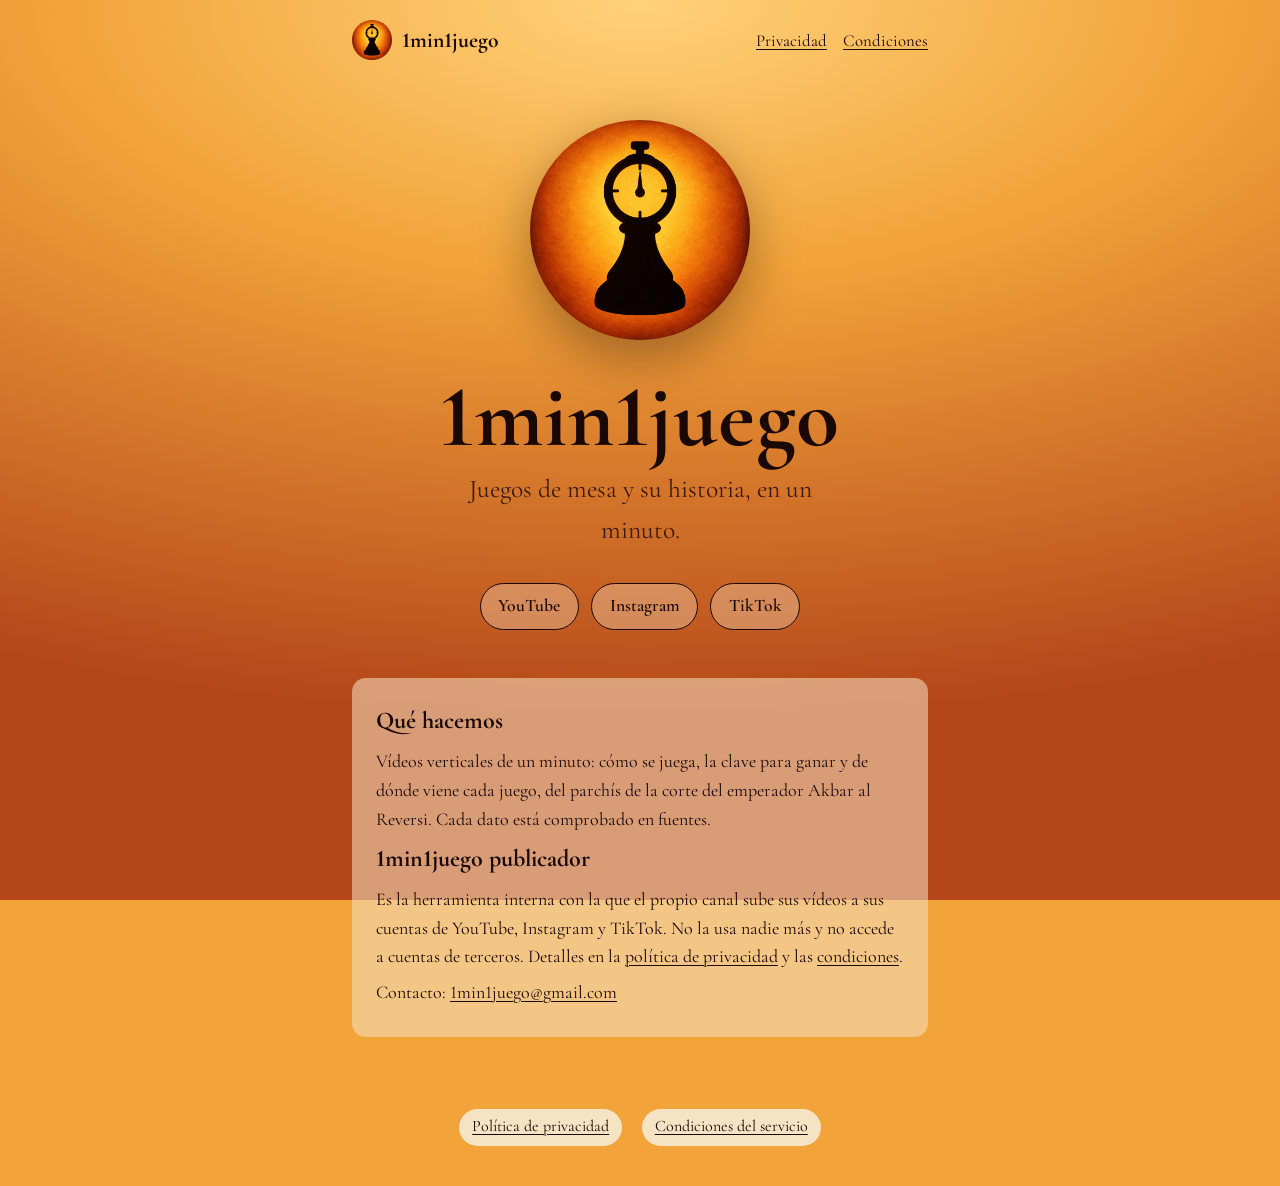
<file: index.html>
<!doctype html>
<html lang="es">
<head>
	<meta charset="utf-8">
	<meta name="viewport" content="width=device-width, initial-scale=1">
	<title>1min1juego — juegos de mesa en un minuto</title>
	<meta name="description" content="Juegos de mesa y su historia, en un minuto. Cómo se juega, la clave para ganar y de dónde viene cada juego.">
	<link rel="icon" href="assets/favicon.png">
	<link rel="preconnect" href="https://fonts.googleapis.com">
	<link rel="preconnect" href="https://fonts.gstatic.com" crossorigin>
	<link href="https://fonts.googleapis.com/css2?family=Cormorant+Garamond:ital,wght@0,400;0,600;0,700;1,400&display=swap" rel="stylesheet">
	<link rel="stylesheet" href="assets/style.css">
</head>
<body>
	<header class="site">
		<div class="wrap">
			<a class="brand" href="./"><img src="assets/avatar-256.jpg" alt="" width="40" height="40">1min1juego</a>
			<nav class="site" aria-label="Legal"><a href="privacidad.html">Privacidad</a><a href="condiciones.html">Condiciones</a></nav>
		</div>
	</header>

	<div class="wrap">
		<section class="hero">
			<img src="assets/avatar.jpg" alt="Silueta de un peón de juego de mesa con un cronómetro por cabeza" width="800" height="800">
			<h1>1min1juego</h1>
			<p class="lede">Juegos de mesa y su historia, en un minuto.</p>
			<ul class="channels" aria-label="Dónde vernos">
				<li><a href="https://www.youtube.com/@1min1juego">YouTube</a></li>
				<li><a href="https://www.instagram.com/1min1juego/">Instagram</a></li>
				<li><a href="https://www.tiktok.com/@1min1juego">TikTok</a></li>
			</ul>
		</section>

		<section class="about">
			<h2>Qué hacemos</h2>
			<p>Vídeos verticales de un minuto: cómo se juega, la clave para ganar y de dónde viene cada juego, del parchís de la corte del emperador Akbar al Reversi. Cada dato está comprobado en fuentes.</p>
			<h2>1min1juego publicador</h2>
			<p>Es la herramienta interna con la que el propio canal sube sus vídeos a sus cuentas de YouTube, Instagram y TikTok. No la usa nadie más y no accede a cuentas de terceros. Detalles en la <a href="privacidad.html">política de privacidad</a> y las <a href="condiciones.html">condiciones</a>.</p>
			<p>Contacto: <a href="mailto:1min1juego@gmail.com">1min1juego@gmail.com</a></p>
		</section>
	</div>

	<footer class="site">
		<a href="privacidad.html">Política de privacidad</a><a href="condiciones.html">Condiciones del servicio</a>
	</footer>
</body>
</html>
</file>
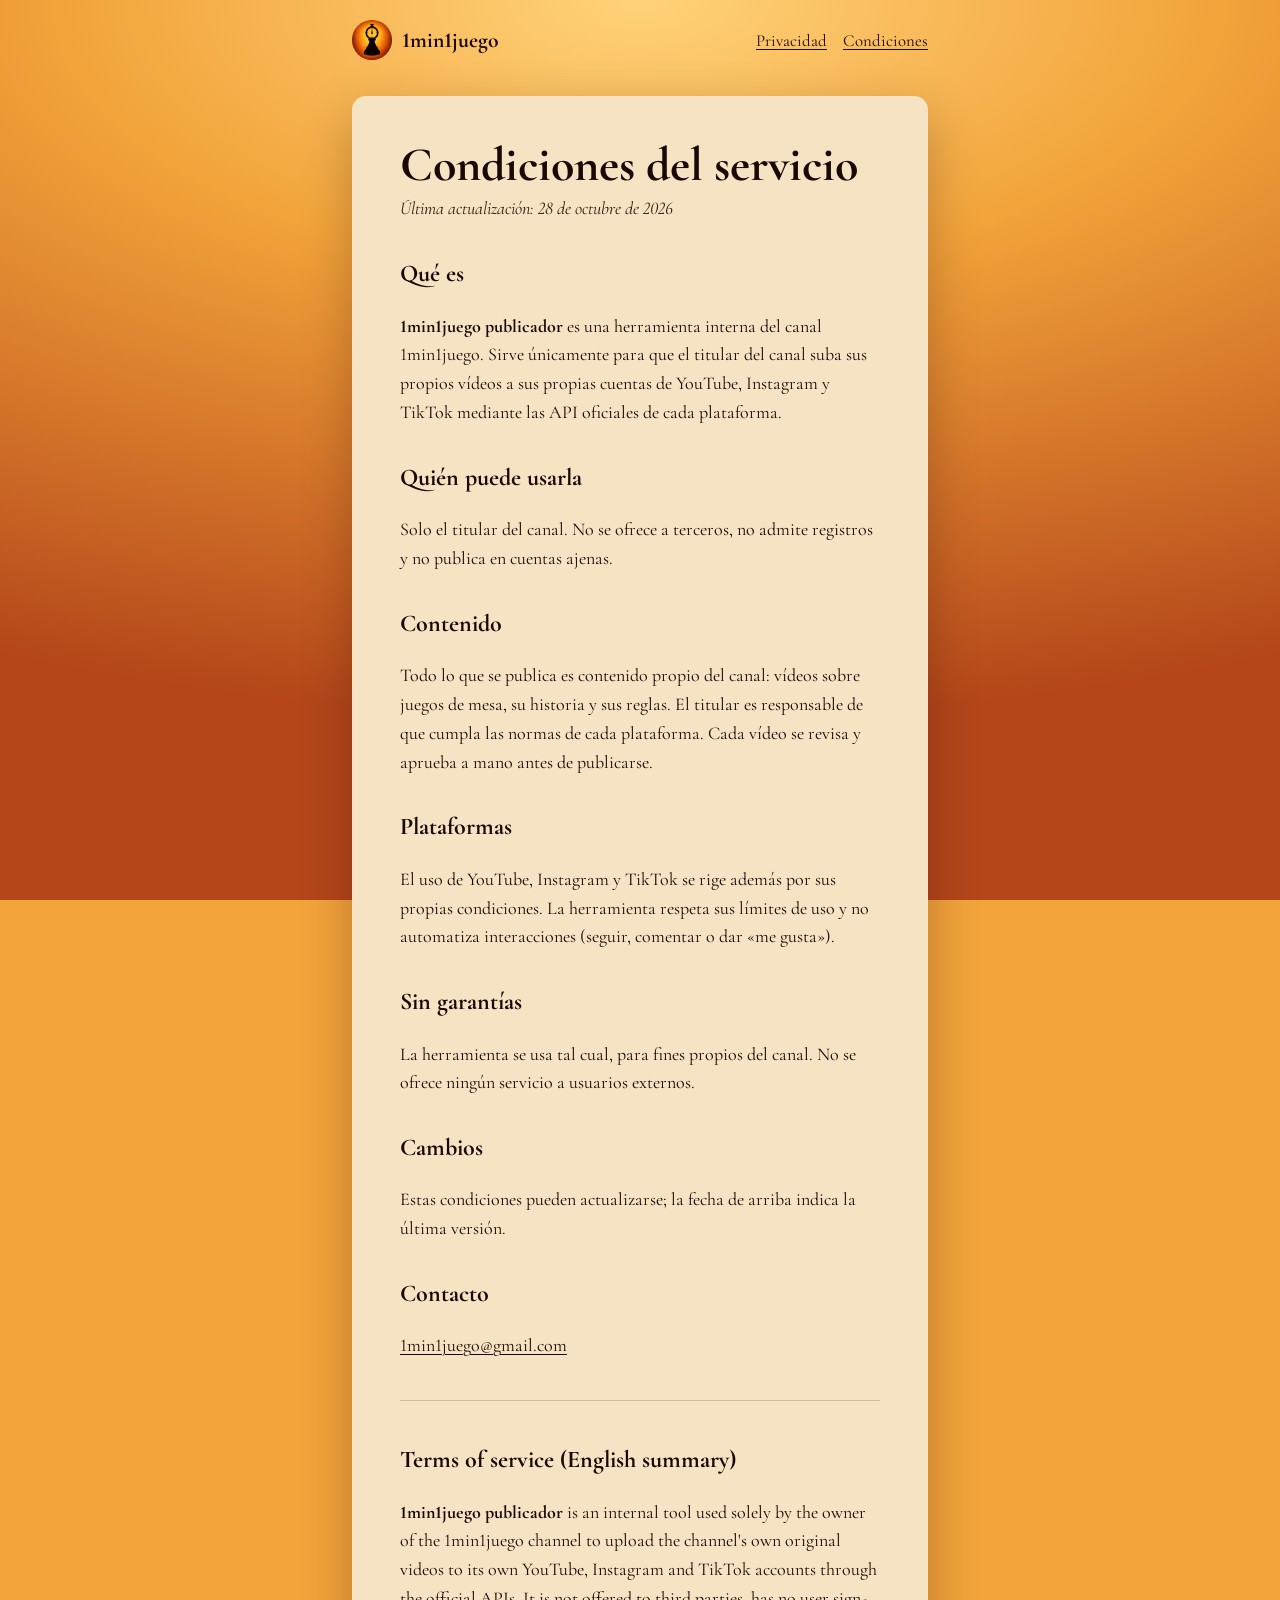
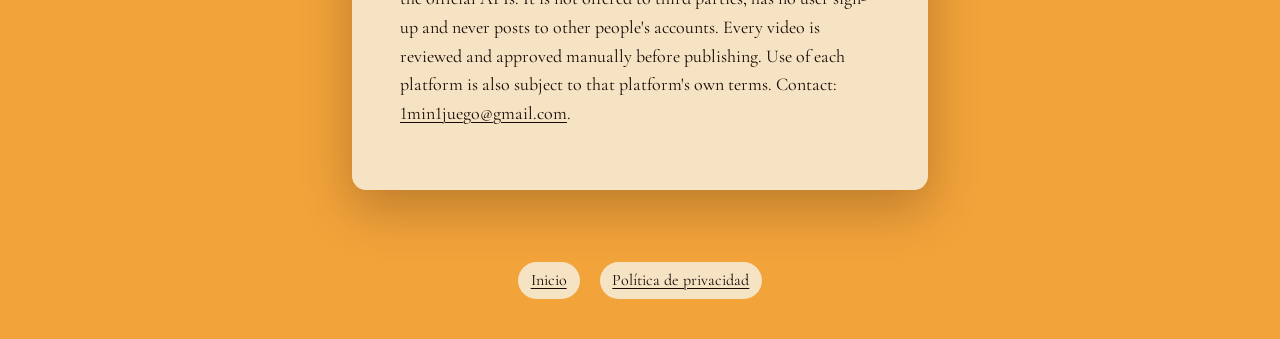
<file: condiciones.html>
<!doctype html>
<html lang="es">
<head>
	<meta charset="utf-8">
	<meta name="viewport" content="width=device-width, initial-scale=1">
	<title>Condiciones del servicio — 1min1juego</title>
	<meta name="description" content="Condiciones de uso de 1min1juego publicador, la herramienta interna del canal 1min1juego.">
	<link rel="icon" href="assets/favicon.png">
	<link rel="preconnect" href="https://fonts.googleapis.com">
	<link rel="preconnect" href="https://fonts.gstatic.com" crossorigin>
	<link href="https://fonts.googleapis.com/css2?family=Cormorant+Garamond:ital,wght@0,400;0,600;0,700;1,400&display=swap" rel="stylesheet">
	<link rel="stylesheet" href="assets/style.css">
</head>
<body>
	<header class="site">
		<div class="wrap">
			<a class="brand" href="./"><img src="assets/avatar-256.jpg" alt="" width="40" height="40">1min1juego</a>
			<nav class="site" aria-label="Legal"><a href="privacidad.html">Privacidad</a><a href="condiciones.html" aria-current="page">Condiciones</a></nav>
		</div>
	</header>

	<div class="wrap">
		<main class="doc">
			<h1>Condiciones del servicio</h1>
			<p class="updated">Última actualización: 28 de octubre de 2026</p>

			<h2>Qué es</h2>
			<p><strong>1min1juego publicador</strong> es una herramienta interna del canal 1min1juego. Sirve únicamente para que el titular del canal suba sus propios vídeos a sus propias cuentas de YouTube, Instagram y TikTok mediante las API oficiales de cada plataforma.</p>

			<h2>Quién puede usarla</h2>
			<p>Solo el titular del canal. No se ofrece a terceros, no admite registros y no publica en cuentas ajenas.</p>

			<h2>Contenido</h2>
			<p>Todo lo que se publica es contenido propio del canal: vídeos sobre juegos de mesa, su historia y sus reglas. El titular es responsable de que cumpla las normas de cada plataforma. Cada vídeo se revisa y aprueba a mano antes de publicarse.</p>

			<h2>Plataformas</h2>
			<p>El uso de YouTube, Instagram y TikTok se rige además por sus propias condiciones. La herramienta respeta sus límites de uso y no automatiza interacciones (seguir, comentar o dar «me gusta»).</p>

			<h2>Sin garantías</h2>
			<p>La herramienta se usa tal cual, para fines propios del canal. No se ofrece ningún servicio a usuarios externos.</p>

			<h2>Cambios</h2>
			<p>Estas condiciones pueden actualizarse; la fecha de arriba indica la última versión.</p>

			<h2>Contacto</h2>
			<p><a href="mailto:1min1juego@gmail.com">1min1juego@gmail.com</a></p>

			<hr>

			<h2 lang="en">Terms of service (English summary)</h2>
			<p lang="en"><strong>1min1juego publicador</strong> is an internal tool used solely by the owner of the 1min1juego channel to upload the channel's own original videos to its own YouTube, Instagram and TikTok accounts through the official APIs. It is not offered to third parties, has no user sign-up and never posts to other people's accounts. Every video is reviewed and approved manually before publishing. Use of each platform is also subject to that platform's own terms. Contact: <a href="mailto:1min1juego@gmail.com">1min1juego@gmail.com</a>.</p>
		</main>
	</div>

	<footer class="site">
		<a href="./">Inicio</a><a href="privacidad.html">Política de privacidad</a>
	</footer>
</body>
</html>
</file>
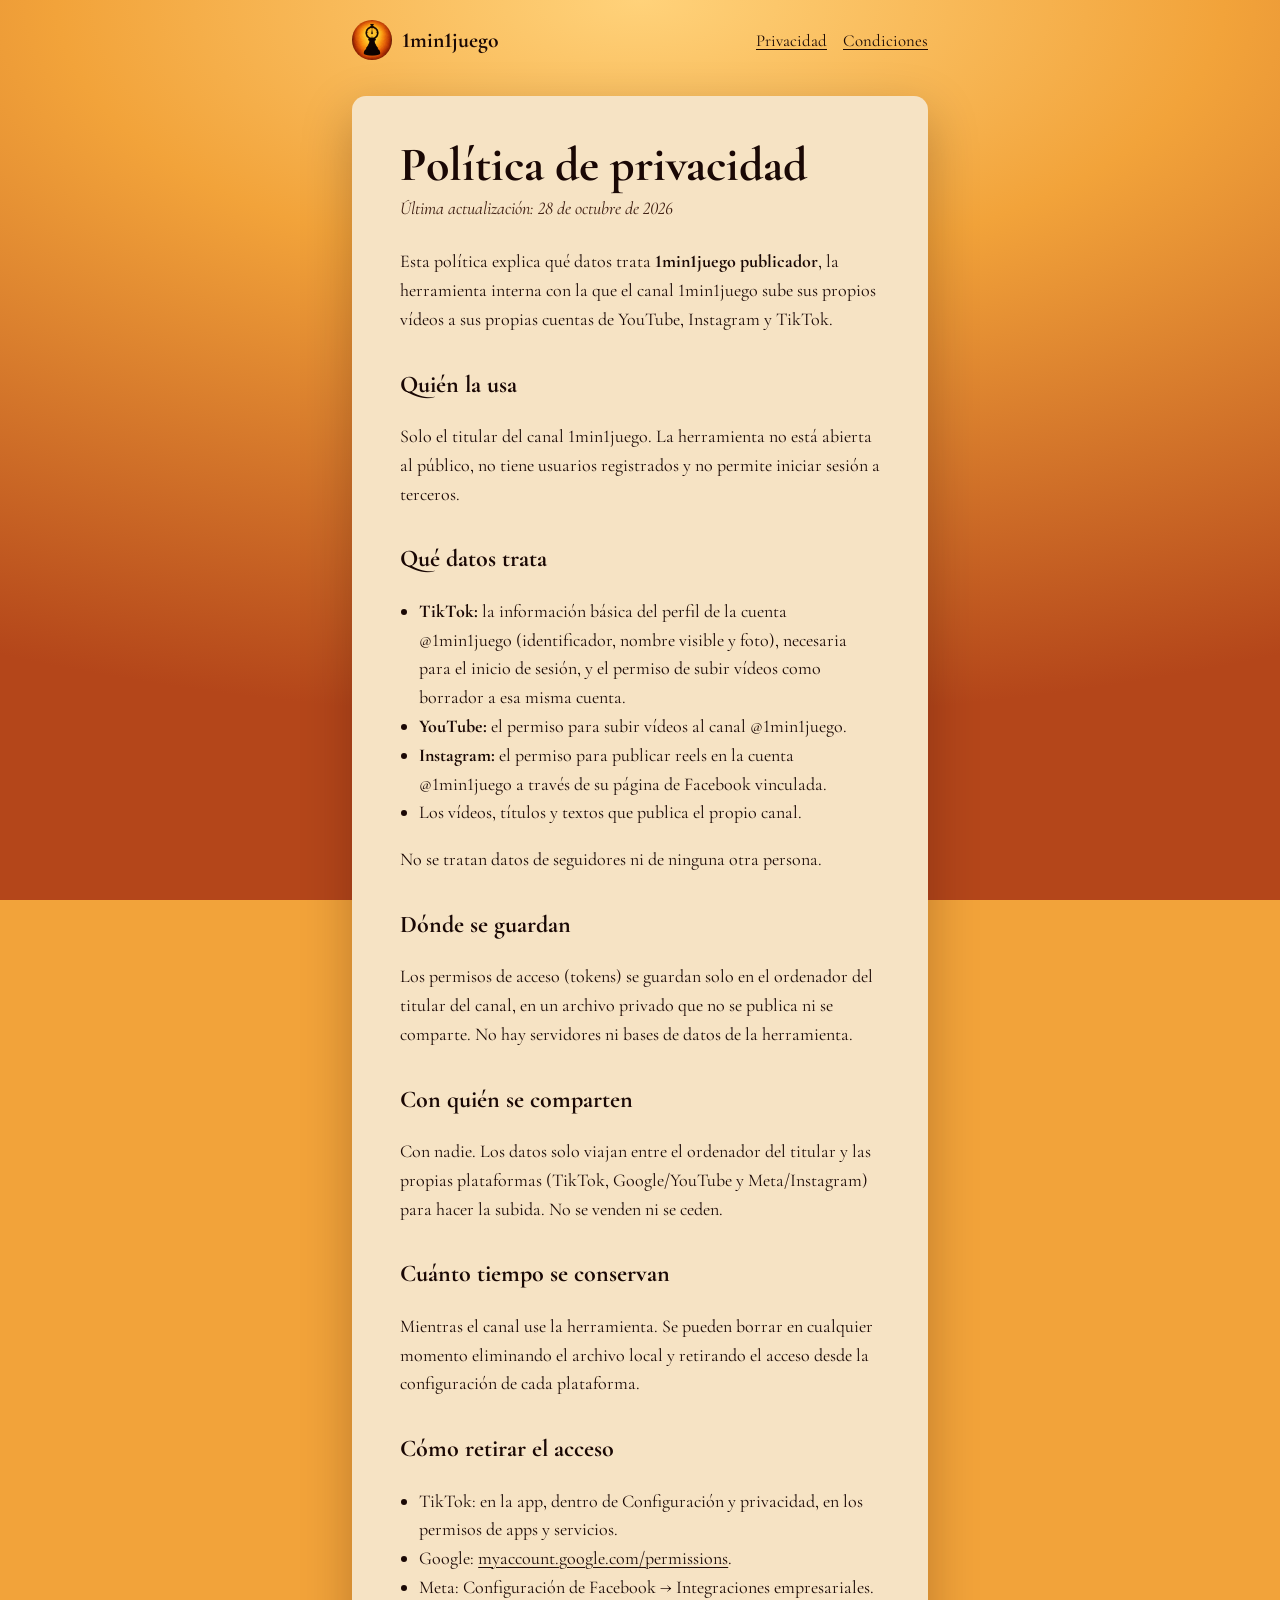
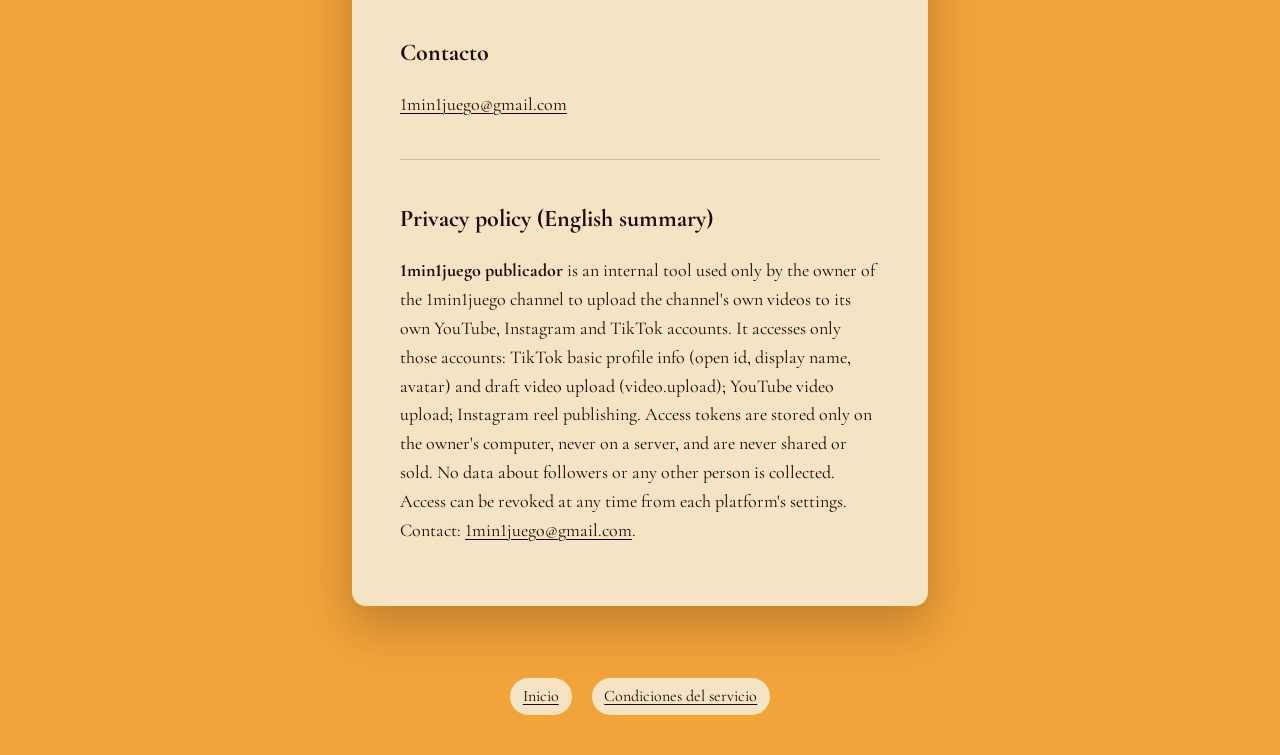
<file: privacidad.html>
<!doctype html>
<html lang="es">
<head>
	<meta charset="utf-8">
	<meta name="viewport" content="width=device-width, initial-scale=1">
	<title>Política de privacidad — 1min1juego</title>
	<meta name="description" content="Política de privacidad de 1min1juego y de su herramienta interna 1min1juego publicador.">
	<link rel="icon" href="assets/favicon.png">
	<link rel="preconnect" href="https://fonts.googleapis.com">
	<link rel="preconnect" href="https://fonts.gstatic.com" crossorigin>
	<link href="https://fonts.googleapis.com/css2?family=Cormorant+Garamond:ital,wght@0,400;0,600;0,700;1,400&display=swap" rel="stylesheet">
	<link rel="stylesheet" href="assets/style.css">
</head>
<body>
	<header class="site">
		<div class="wrap">
			<a class="brand" href="./"><img src="assets/avatar-256.jpg" alt="" width="40" height="40">1min1juego</a>
			<nav class="site" aria-label="Legal"><a href="privacidad.html" aria-current="page">Privacidad</a><a href="condiciones.html">Condiciones</a></nav>
		</div>
	</header>

	<div class="wrap">
		<main class="doc">
			<h1>Política de privacidad</h1>
			<p class="updated">Última actualización: 28 de octubre de 2026</p>

			<p>Esta política explica qué datos trata <strong>1min1juego publicador</strong>, la herramienta interna con la que el canal 1min1juego sube sus propios vídeos a sus propias cuentas de YouTube, Instagram y TikTok.</p>

			<h2>Quién la usa</h2>
			<p>Solo el titular del canal 1min1juego. La herramienta no está abierta al público, no tiene usuarios registrados y no permite iniciar sesión a terceros.</p>

			<h2>Qué datos trata</h2>
			<ul>
				<li><strong>TikTok:</strong> la información básica del perfil de la cuenta @1min1juego (identificador, nombre visible y foto), necesaria para el inicio de sesión, y el permiso de subir vídeos como borrador a esa misma cuenta.</li>
				<li><strong>YouTube:</strong> el permiso para subir vídeos al canal @1min1juego.</li>
				<li><strong>Instagram:</strong> el permiso para publicar reels en la cuenta @1min1juego a través de su página de Facebook vinculada.</li>
				<li>Los vídeos, títulos y textos que publica el propio canal.</li>
			</ul>
			<p>No se tratan datos de seguidores ni de ninguna otra persona.</p>

			<h2>Dónde se guardan</h2>
			<p>Los permisos de acceso (tokens) se guardan solo en el ordenador del titular del canal, en un archivo privado que no se publica ni se comparte. No hay servidores ni bases de datos de la herramienta.</p>

			<h2>Con quién se comparten</h2>
			<p>Con nadie. Los datos solo viajan entre el ordenador del titular y las propias plataformas (TikTok, Google/YouTube y Meta/Instagram) para hacer la subida. No se venden ni se ceden.</p>

			<h2>Cuánto tiempo se conservan</h2>
			<p>Mientras el canal use la herramienta. Se pueden borrar en cualquier momento eliminando el archivo local y retirando el acceso desde la configuración de cada plataforma.</p>

			<h2>Cómo retirar el acceso</h2>
			<ul>
				<li>TikTok: en la app, dentro de Configuración y privacidad, en los permisos de apps y servicios.</li>
				<li>Google: <a href="https://myaccount.google.com/permissions">myaccount.google.com/permissions</a>.</li>
				<li>Meta: Configuración de Facebook → Integraciones empresariales.</li>
			</ul>

			<h2>Contacto</h2>
			<p><a href="mailto:1min1juego@gmail.com">1min1juego@gmail.com</a></p>

			<hr>

			<h2 lang="en">Privacy policy (English summary)</h2>
			<p lang="en"><strong>1min1juego publicador</strong> is an internal tool used only by the owner of the 1min1juego channel to upload the channel's own videos to its own YouTube, Instagram and TikTok accounts. It accesses only those accounts: TikTok basic profile info (open id, display name, avatar) and draft video upload (video.upload); YouTube video upload; Instagram reel publishing. Access tokens are stored only on the owner's computer, never on a server, and are never shared or sold. No data about followers or any other person is collected. Access can be revoked at any time from each platform's settings. Contact: <a href="mailto:1min1juego@gmail.com">1min1juego@gmail.com</a>.</p>
		</main>
	</div>

	<footer class="site">
		<a href="./">Inicio</a><a href="condiciones.html">Condiciones del servicio</a>
	</footer>
</body>
</html>
</file>
<file: assets/style.css>
:root {
	--ink: #1a0805;
	--ink-soft: #3a1a0e;
	--paper: #f6e3c4;
	--amber: #f2a33a;
	--ember: #b4461a;
	--line: rgba(26, 8, 5, 0.18);
	--measure: 64ch;
}

* { box-sizing: border-box; }

html { -webkit-text-size-adjust: 100%; }

body {
	margin: 0;
	min-height: 100vh;
	color: var(--ink);
	background:
		radial-gradient(120% 80% at 50% 0%, #ffd27a 0%, var(--amber) 38%, var(--ember) 100%) fixed,
		var(--amber);
	font: 400 1.125rem/1.6 'Cormorant Garamond', Georgia, serif;
	font-variant-numeric: lining-nums;
}

a { color: var(--ink); text-underline-offset: 0.18em; text-decoration-thickness: 1px; }
a:hover { text-decoration-thickness: 2px; }
a:focus-visible { outline: 2px solid var(--ink); outline-offset: 3px; border-radius: 2px; }

.wrap { max-width: calc(var(--measure) + 2rem); margin: 0 auto; padding: 0 1rem; }

header.site { padding: 1.25rem 0; }
header.site .wrap { display: flex; align-items: center; justify-content: space-between; gap: 1rem; }
.brand { display: flex; align-items: center; gap: 0.6rem; text-decoration: none; font-weight: 700; font-size: 1.35rem; }
.brand img { width: 40px; height: 40px; border-radius: 50%; }
nav.site a { margin-left: 1rem; font-size: 1.05rem; }

.hero { text-align: center; padding: 2.5rem 0 3rem; }
.hero img { width: min(220px, 55vw); height: auto; border-radius: 50%; box-shadow: 0 18px 50px rgba(26, 8, 5, 0.35); }
.hero h1 { font-size: clamp(3rem, 12vw, 5.5rem); line-height: 1; margin: 1.5rem 0 0.5rem; letter-spacing: 0.01em; }
.hero p.lede { font-size: clamp(1.25rem, 4vw, 1.6rem); margin: 0 auto; max-width: 30ch; color: var(--ink-soft); }

.channels { display: flex; flex-wrap: wrap; justify-content: center; gap: 0.75rem; margin: 2rem 0 0; padding: 0; list-style: none; }
.channels a {
	display: inline-block; padding: 0.55rem 1.1rem; border: 1.5px solid var(--ink); border-radius: 999px;
	text-decoration: none; font-weight: 600; font-size: 1.1rem; background: rgba(246, 227, 196, 0.35);
}
.channels a:hover { background: var(--ink); color: var(--paper); }

main.doc { background: var(--paper); border-radius: 14px; padding: 2rem 1.5rem; margin: 1rem auto 3rem; box-shadow: 0 18px 50px rgba(26, 8, 5, 0.25); }
main.doc h1 { font-size: clamp(2.2rem, 7vw, 3rem); line-height: 1.05; margin: 0 0 0.25rem; }
main.doc .updated { margin: 0 0 1.5rem; color: var(--ink-soft); font-style: italic; }
main.doc h2 { font-size: 1.5rem; margin: 2rem 0 0.4rem; }
main.doc p, main.doc li { max-width: var(--measure); }
main.doc ul { padding-left: 1.2rem; }
main.doc hr { border: 0; border-top: 1px solid var(--line); margin: 2.5rem 0; }

section.about { background: rgba(246, 227, 196, 0.55); border-radius: 14px; padding: 1.5rem; margin: 0 auto 3rem; }
section.about h2 { margin: 0 0 0.4rem; font-size: 1.5rem; }
section.about p { margin: 0.4rem 0; }

footer.site { padding: 1.5rem 1rem 2.5rem; font-size: 1rem; color: var(--ink); text-align: center; }
footer.site > * { background: var(--paper); }
footer.site { display: flex; justify-content: center; flex-wrap: wrap; gap: 0.25rem; }
footer.site a { padding: 0.35rem 0.8rem; border-radius: 999px; }
footer.site a { margin: 0 0.5rem; }

@media (min-width: 640px) {
	main.doc { padding: 2.75rem 3rem; }
}

@media (prefers-reduced-motion: no-preference) {
	.channels a { transition: background-color 160ms ease-out, color 160ms ease-out; }
}
</file>
